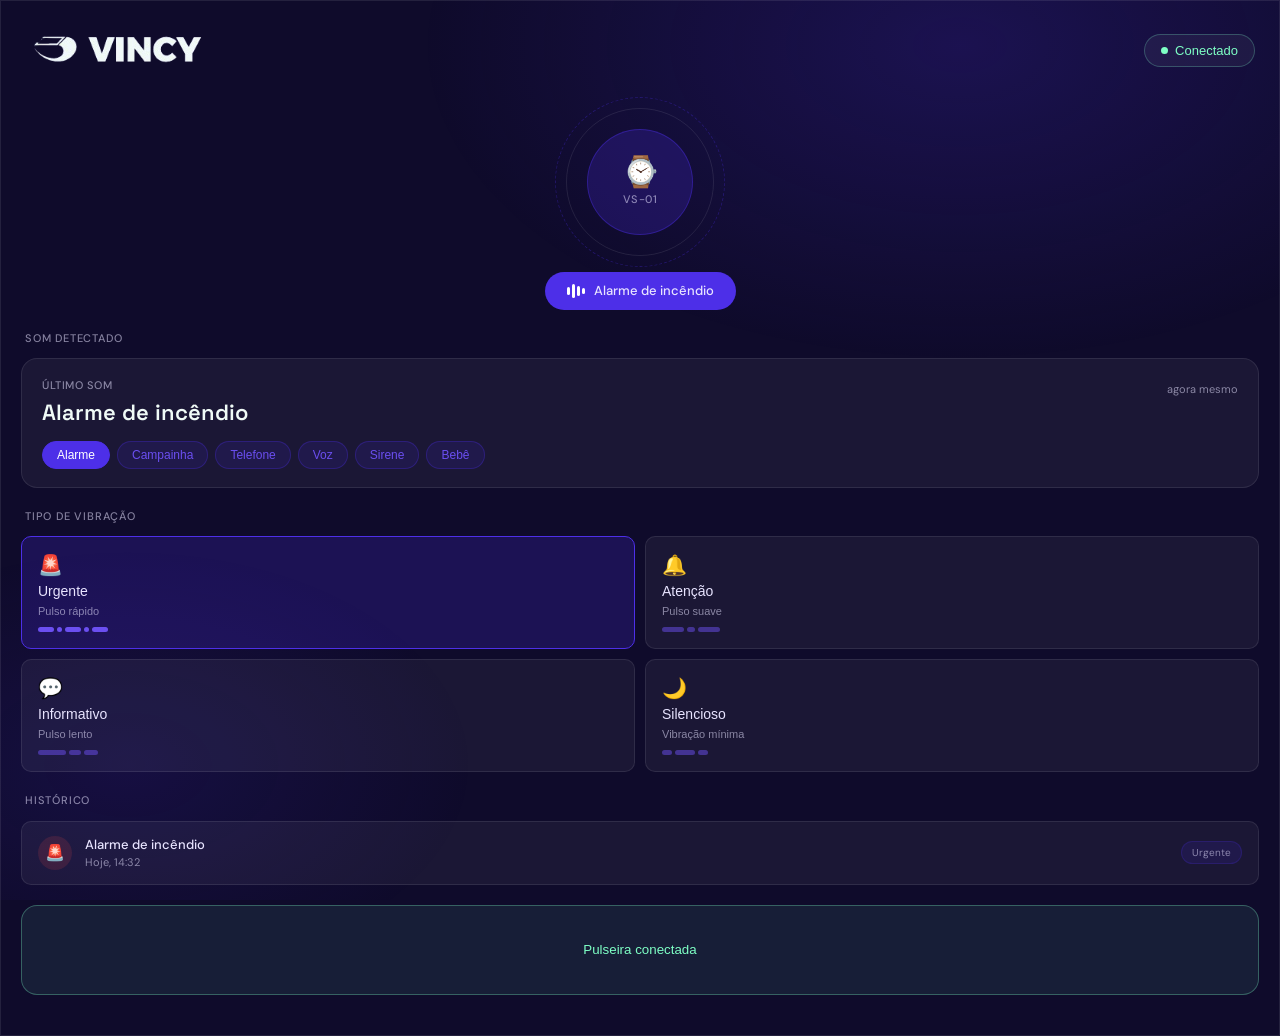
<file: index.html>
<!DOCTYPE html>
<html lang="pt-BR">
<head>
    <meta charset="UTF-8"/>
    <meta name="viewport" content="width=device-width, initial-scale=1.0"/>
    <title>VINCY — Acessibilidade Auditiva</title>
    <link href="https://fonts.googleapis.com/css2?family=DM+Sans:ital,opsz,wght@0,9..40,300;0,9..40,400;0,9..40,500;0,9..40,600;1,9..40,400&family=Space+Grotesk:wght@400;500;600;700&display=swap" rel="stylesheet"/>
    <link rel="stylesheet" href="projeto.css">
</head>
<body>
    <div class="app">
        <header class="topbar">
            <div class="logo">
                <img src="Captura_de_tela_2026-04-15_171136-removebg-preview.png" alt="Logo VibraSense" class="logo_image">
            </div>
            <button class="bt-chip connected" id="bt-chip" onclick="toggleBluetooth()" aria-label="Status Bluetooth">
                <span class="dot"></span>
                <span id="bt-label">Conectado</span>
            </button>
        </header>

        <main class="scroll-body">
            <section class="hero" aria-label="Status do dispositivo">
                <div class="device-ring pulse" role="img" aria-label="Pulseira VibraSense VS-01 conectada">
                    <div class="device-inner">
                        <div class="device-icon" aria-hidden="true">⌚</div>
                        <div class="device-label">VS-01</div>
                    </div>
                </div>
                <div class="sound-badge" id="sound-badge" aria-live="polite">
                    <div class="sound-wave" id="sound-wave" aria-hidden="true">
                        <span></span><span></span><span></span><span></span>
                    </div>
                    <span id="sound-text">Alarme de incêndio</span>
                </div>
            </section>

            <section class="section" aria-label="Monitor de som">
                <div class="section-title">Som detectado</div>
                <div class="monitor-card">
                    <div class="monitor-top">
                        <div>
                            <div class="monitor-detected">Último som</div>
                            <div class="monitor-sound" id="monitor-sound">Alarme de incêndio</div>
                        </div>
                        <div class="monitor-time" id="monitor-time" aria-live="polite">agora mesmo</div>
                    </div>
                    <div class="monitor-pills" role="group" aria-label="Simular detecção de som">
                        <button class="pill active" onclick="detectSound(this,'Alarme de incêndio','alarm')">Alarme</button>
                        <button class="pill" onclick="detectSound(this,'Campainha da porta','door')">Campainha</button>
                        <button class="pill" onclick="detectSound(this,'Chamada telefônica','phone')">Telefone</button>
                        <button class="pill" onclick="detectSound(this,'Voz humana','voice')">Voz</button>
                        <button class="pill" onclick="detectSound(this,'Sirene de emergência','alarm')">Sirene</button>
                        <button class="pill" onclick="detectSound(this,'Bebê chorando','phone')">Bebê</button>
                    </div>
                </div>
            </section>

            <section class="section" aria-label="Tipo de vibração">
                <div class="section-title">Tipo de vibração</div>
                <div class="vib-grid" role="group" aria-label="Selecionar padrão de vibração">
                    <button class="vib-card active" onclick="selectVib(this)" aria-pressed="true">
                        <div class="vib-card-icon" aria-hidden="true">🚨</div>
                        <div class="vib-card-name">Urgente</div>
                        <div class="vib-card-desc">Pulso rápido</div>
                        <div class="vib-card-pattern" aria-hidden="true">
                            <span style="width:16px"></span><span style="width:5px"></span>
                            <span style="width:16px"></span><span style="width:5px"></span>
                            <span style="width:16px"></span>
                        </div>
                    </button>
                    <button class="vib-card" onclick="selectVib(this)" aria-pressed="false">
                        <div class="vib-card-icon" aria-hidden="true">🔔</div>
                        <div class="vib-card-name">Atenção</div>
                        <div class="vib-card-desc">Pulso suave</div>
                        <div class="vib-card-pattern" aria-hidden="true">
                            <span style="width:22px"></span><span style="width:8px"></span>
                            <span style="width:22px"></span>
                        </div>
                    </button>
                    <button class="vib-card" onclick="selectVib(this)" aria-pressed="false">
                        <div class="vib-card-icon" aria-hidden="true">💬</div>
                        <div class="vib-card-name">Informativo</div>
                        <div class="vib-card-desc">Pulso lento</div>
                        <div class="vib-card-pattern" aria-hidden="true">
                            <span style="width:28px"></span><span style="width:12px"></span>
                            <span style="width:14px"></span>
                        </div>
                    </button>
                    <button class="vib-card" onclick="selectVib(this)" aria-pressed="false">
                        <div class="vib-card-icon" aria-hidden="true">🌙</div>
                        <div class="vib-card-name">Silencioso</div>
                        <div class="vib-card-desc">Vibração mínima</div>
                        <div class="vib-card-pattern" aria-hidden="true">
                            <span style="width:10px"></span><span style="width:20px"></span>
                            <span style="width:10px"></span>
                        </div>
                    </button>
                </div>
            </section>

            <section class="section" aria-label="Histórico de alertas">
                <div class="section-title">Histórico</div>
                <div class="history-list" id="history-list" aria-live="polite">
                    <div class="hist-item">
                        <div class="hist-dot alarm" aria-hidden="true">🚨</div>
                        <div class="hist-info">
                            <div class="hist-name">Alarme de incêndio</div>
                            <div class="hist-time">Hoje, 14:32</div>
                        </div>
                        <div class="hist-vib">Urgente</div>
                    </div>
                </div>
            </section>

            <button class="connect-btn connected" id="connect-btn" onclick="toggleConnect()" aria-label="Conectar ou desconectar pulseira">
                <span id="connect-label">Pulseira conectada</span>
            </button>
        </main>

        
    </div>
    <script src="projeto.js"></script>
</body>
</html>
</file>
<file: projeto.css>
*, *::before, *::after {
    margin: 0;
    padding: 0;
    box-sizing: border-box;
}

:root {
    --white: #F0FBF7;
    --violet: #4D2FE8;
    --violet-light: #6B4FF0;
    --violet-dim: rgba(77, 47, 232, 0.12);
    --violet-dim2: rgba(77, 47, 232, 0.22);
    --dark: #0F0B2B;
    --dark2: #16123A;
    --text-on-dark: #E8E4FF;
    --text-muted: rgba(232, 228, 255, 0.55);
    --card-bg: rgba(255, 255, 255, 0.05);
    --card-border: rgba(255, 255, 255, 0.09);
    --green-accent: #7EFFC5;
    --radius: 16px;
    --radius-sm: 10px;
    --radius-xs: 8px;
}

html {
    scroll-behavior: smooth;
}

body {
    font-family: 'DM Sans', sans-serif;
    background: var(--dark);
    color: var(--text-on-dark);
    min-height: 100vh;
    overflow-x: hidden;
    line-height: 1.5;
}

body::before {
    content: '';
    position: fixed;
    inset: 0;
    background: radial-gradient(ellipse 60% 50% at 75% 5%, rgba(77,47,232,0.20) 0%, transparent 70%), 
                radial-gradient(ellipse 45% 40% at 10% 85%, rgba(77,47,232,0.12) 0%, transparent 60%);
    pointer-events: none;
    z-index: 0;
}

/* LAYOUT */
.app {
    position: relative;
    z-index: 1;
    display: grid;
    grid-template-rows: auto 1fr auto;
    margin: 0 auto;
    width: 100%;
}

/* TOPBAR */
.topbar {
    display: flex;
    align-items: center;
    justify-content: space-between;
    padding: 24px 24px 0;
    gap: 12px;
}

.logo {
    display: flex;
    align-items: center;
    width: 30%;
    height: auto;
    gap: 10px;
}


.logo_image{
    width: 20vw;
    height: auto;
}

.logo-text {
    font-family: 'Space Grotesk', sans-serif;
    font-size: 18px;
    font-weight: 600;
    letter-spacing: -0.3px;
    color: rgb(255, 255, 255);
}

.logo-text span {
    color: var(--violet-light);
}

.bt-chip {
    display: flex;
    align-items: center;
    gap: 7px;
    background: var(--card-bg);
    border: 1px solid var(--card-border);
    border-radius: 40px;
    padding: 8px 16px;
    font-size: 13px;
    cursor: pointer;
    transition: all 0.2s;
    color: var(--text-muted);
    white-space: nowrap;
}

.bt-chip .dot {
    width: 7px;
    height: 7px;
    border-radius: 50%;
    background: currentColor;
    flex-shrink: 0;
}

.bt-chip:hover {
    background: var(--violet-dim);
}

.bt-chip.connected {
    color: var(--green-accent);
    border-color: rgba(126, 255, 197, 0.25);
}

/* SCROLLABLE BODY */
.scroll-body {
    overflow-y: auto;
    padding-bottom: 12px;
}

.scroll-body::-webkit-scrollbar {
    width: 0;
}

/* HERO */
.hero {
    display: flex;
    flex-direction: column;
    align-items: center;
    padding: 32px 24px 20px;
    gap: 10px;
}

.device-ring {
    width: 148px;
    height: 148px;
    border-radius: 50%;
    border: 1.5px solid var(--card-border);
    display: flex;
    align-items: center;
    justify-content: center;
    position: relative;
    margin-bottom: 6px;
}

.device-ring::before {
    content: '';
    position: absolute;
    inset: -12px;
    border-radius: 50%;
    border: 1px dashed rgba(77, 47, 232, 0.3);
    animation: spin 16s linear infinite;
}

.device-inner {
    width: 106px;
    height: 106px;
    border-radius: 50%;
    background: var(--violet-dim2);
    border: 1.5px solid rgba(77, 47, 232, 0.4);
    display: flex;
    align-items: center;
    justify-content: center;
    flex-direction: column;
    gap: 4px;
}

.device-icon {
    font-size: 30px;
    line-height: 1;
}

.device-label {
    font-size: 11px;
    color: var(--text-muted);
    font-weight: 500;
    letter-spacing: 0.6px;
    text-transform: uppercase;
}

.sound-badge {
    background: var(--violet);
    border-radius: 40px;
    padding: 9px 22px;
    font-size: 13px;
    font-weight: 500;
    display: flex;
    align-items: center;
    gap: 9px;
    max-width: 100%;
}

.sound-wave {
    display: flex;
    align-items: center;
    gap: 2px;
    flex-shrink: 0;
}

.sound-wave span {
    display: block;
    width: 3px;
    border-radius: 2px;
    background: #fff;
    animation: wave 0.8s ease-in-out infinite;
}

.sound-wave span:nth-child(1) { height: 8px; animation-delay: 0.0s; }
.sound-wave span:nth-child(2) { height: 14px; animation-delay: 0.1s; }
.sound-wave span:nth-child(3) { height: 10px; animation-delay: 0.2s; }
.sound-wave span:nth-child(4) { height: 6px; animation-delay: 0.3s; }

/* SECTIONS */
.section {
    padding: 0 20px;
    margin-bottom: 20px;
}

.section-title {
    font-size: 11px;
    font-weight: 500;
    letter-spacing: 0.8px;
    text-transform: uppercase;
    color: var(--text-muted);
    margin-bottom: 12px;
    padding-left: 4px;
}

/* MONITOR CARD */
.monitor-card {
    background: var(--card-bg);
    border: 1px solid var(--card-border);
    border-radius: var(--radius);
    padding: 18px 20px;
    display: flex;
    flex-direction: column;
    gap: 16px;
}

.monitor-top {
    display: flex;
    justify-content: space-between;
    align-items: flex-start;
    gap: 12px;
}

.monitor-detected {
    font-size: 11px;
    color: var(--text-muted);
    font-weight: 500;
    letter-spacing: 0.5px;
    text-transform: uppercase;
    margin-bottom: 5px;
}

.monitor-sound {
    font-family: 'Space Grotesk', sans-serif;
    font-size: 22px;
    font-weight: 600;
    color: var(--white);
    line-height: 1.2;
}

.monitor-time {
    font-size: 11px;
    color: var(--text-muted);
    white-space: nowrap;
    padding-top: 4px;
}

.monitor-pills {
    display: flex;
    flex-wrap: wrap;
    gap: 7px;
}

.pill {
    border-radius: 40px;
    padding: 6px 14px;
    font-size: 12px;
    font-weight: 500;
    background: var(--violet-dim);
    border: 1px solid rgba(77, 47, 232, 0.3);
    color: var(--violet-light);
    cursor: pointer;
    transition: all 0.15s;
}

.pill.active {
    background: var(--violet);
    border-color: var(--violet);
    color: #fff;
}

/* VIBRATION GRID */
.vib-grid {
    display: grid;
    grid-template-columns: 1fr 1fr;
    gap: 10px;
}

.vib-card {
    background: var(--card-bg);
    border: 1.5px solid var(--card-border);
    border-radius: var(--radius-sm);
    padding: 16px;
    cursor: pointer;
    transition: all 0.18s;
    display: flex;
    flex-direction: column;
    gap: 6px;
    text-align: left;
    color: inherit;
}

.vib-card.active {
    background: var(--violet-dim2);
    border-color: var(--violet);
}

.vib-card-icon { font-size: 20px; }
.vib-card-name { font-size: 14px; font-weight: 500; }
.vib-card-desc { font-size: 11px; color: var(--text-muted); }

.vib-card-pattern {
    display: flex;
    align-items: center;
    gap: 3px;
    margin-top: 4px;
}

.vib-card-pattern span {
    display: block;
    height: 5px;
    border-radius: 3px;
    background: var(--violet-light);
    opacity: 0.5;
}

.vib-card.active .vib-card-pattern span { opacity: 1; }

/* HISTORY */
.history-list {
    display: flex;
    flex-direction: column;
    gap: 8px;
}

.hist-item {
    background: var(--card-bg);
    border: 1px solid var(--card-border);
    border-radius: var(--radius-sm);
    padding: 13px 16px;
    display: flex;
    align-items: center;
    gap: 13px;
    animation: fadeIn 0.3s ease;
}

.hist-dot {
    width: 34px; height: 34px;
    border-radius: 50%;
    display: flex; align-items: center; justify-content: center;
}

.hist-dot.alarm { background: rgba(232,74,74,0.15); }
.hist-dot.door { background: rgba(126,255,197,0.10); }
.hist-dot.voice { background: var(--violet-dim2); }
.hist-dot.phone { background: rgba(239,159,39,0.12); }

.hist-info { flex: 1; }
.hist-name { font-size: 13px; font-weight: 500; }
.hist-time { font-size: 11px; color: var(--text-muted); }
.hist-vib {
    font-size: 10px; color: var(--text-muted);
    background: var(--violet-dim);
    border: 1px solid rgba(77, 47, 232, 0.2);
    border-radius: 20px;
    padding: 3px 10px;
}

/* CONNECT BUTTON */
.connect-btn {
    display: flex; align-items: center; justify-content: center; gap: 10px;
    margin: 4px 20px 28px; width: calc(100% - 40px);
    background: var(--violet); border: none; border-radius: var(--radius);
    color: #fff; padding: 17px; cursor: pointer; transition: all 0.2s;
    justify-content: center;
    align-items: center;

}

.connect-btn.connected {
    background: rgba(126, 255, 197, 0.08);
    border: 1.5px solid rgba(126, 255, 197, 0.3);
    color: var(--green-accent);
    height: 10vh;
    justify-content: center;
    align-items: center;

}

/* BOTTOM NAV */
.bottom-nav {
    display: flex; justify-content: space-around;
    background: rgba(15, 11, 43, 0.92);
    border-top: 1px solid var(--card-border);
    backdrop-filter: blur(14px);
    padding: 12px 0 env(safe-area-inset-bottom, 16px);
}

.nav-item {
    display: flex; flex-direction: column; align-items: center; gap: 4px;
    font-size: 10px; color: var(--text-muted); background: none; border: none;
}

.nav-item svg { width: 20px; height: 20px; stroke: currentColor; fill: none; stroke-width: 1.8; }
.nav-item.active { color: var(--violet-light); }

/* KEYFRAMES */
@keyframes spin { to { transform: rotate(360deg); } }
@keyframes wave { 0%, 100% { transform: scaleY(1); } 50% { transform: scaleY(0.4); } }
@keyframes pulse-ring {
    0% { box-shadow: 0 0 0 0 rgba(77,47,232,0.45); }
    70% { box-shadow: 0 0 0 16px rgba(77,47,232,0); }
    100% { box-shadow: 0 0 0 0 rgba(77,47,232,0); }
}
@keyframes fadeIn {
    from { opacity: 0; transform: translateY(-6px); }
    to { opacity: 1; transform: translateY(0); }
}

.pulse { animation: pulse-ring 2.2s ease-in-out infinite; }

/* RESPONSIVE */
@media (min-width: 540px) {
    .app { box-shadow: 0 0 80px rgba(77,47,232,0.15); border: 1px solid var(--card-border); }

}

@media screen and (min-width: 600px){
    .logo_image{
        width: 50%;
    }
}
</file>
